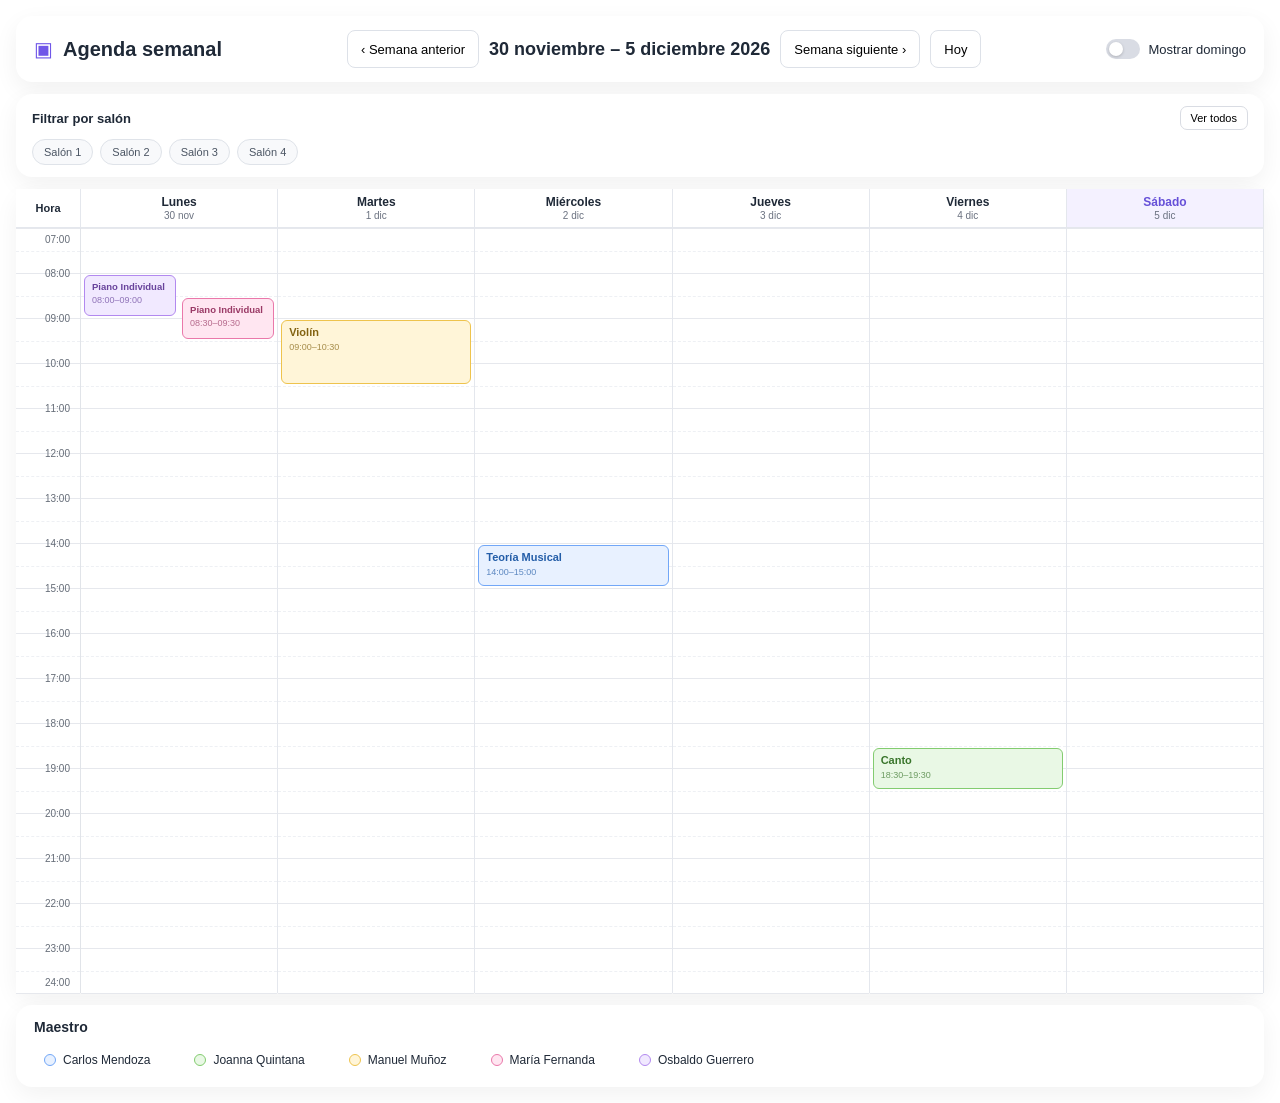
<file: index.html>
<!DOCTYPE html>
<html lang="es">
<head>
    <meta charset="UTF-8">

    <meta
        name="viewport"
        content="width=device-width, initial-scale=1.0"
    >

    <title>Agenda semanal</title>

    <link rel="stylesheet" href="style.css?v=20261026">
</head>

<body>

<div class="app">

    <!-- =========================
         CABECERA
    ========================== -->

    <header class="calendar-header">

        <div class="title-area">
            <div class="calendar-icon">▣</div>
            <h1>Agenda semanal</h1>
        </div>

        <div class="navigation">

            <button id="prevWeek" class="nav-button">
                ‹
                <span>Semana anterior</span>
            </button>

            <div id="weekTitle" class="week-title">
                Semana
            </div>

            <button id="nextWeek" class="nav-button">
                <span>Semana siguiente</span>
                ›
            </button>

            <button id="todayButton" class="today-button">
                Hoy
            </button>

        </div>

        <label class="sunday-toggle">

            <input
                type="checkbox"
                id="showSunday"
            >

            <span class="toggle-switch"></span>

            <span>
                Mostrar domingo
            </span>

        </label>

    </header>

    <!-- =========================
     FILTRO DE SALONES
========================== -->

<div class="room-filter-container">

    <div class="room-filter-header">

        <div class="room-filter-title">
            Filtrar por salón
        </div>

        <button
            id="showAllRooms"
            class="room-all-button"
        >
            Ver todos
        </button>

    </div>

    <div
        id="roomFilters"
        class="room-filters"
    >
    </div>

</div>

    <!-- =========================
         CALENDARIO
    ========================== -->

    <div class="calendar-wrapper">

        <div id="calendar" class="calendar">

            <!-- JS genera todo aquí -->

        </div>

    </div>


    <!-- =========================
         LEYENDA
    ========================== -->

    <div class="legend-container">

        <div class="legend-title">
            Maestro
        </div>

        <div id="teacherLegend" class="teacher-legend">
        </div>

    </div>

</div>


<!-- =========================
     MODAL / POPUP
========================== -->

<div
    id="modalOverlay"
    class="modal-overlay"
>

    <div class="event-modal">

        <button
            id="closeModal"
            class="close-modal"
        >
            ×
        </button>

        <div class="modal-title-row">

            <div
                id="modalColor"
                class="modal-color"
            ></div>

            <h2 id="modalTag">
                Clase
            </h2>

        </div>

        <div class="modal-divider"></div>

        <div class="modal-content">

            <div class="modal-row">
                <span class="modal-label">
                    Maestro
                </span>

                <span id="modalTeacher"></span>
            </div>


            <div class="modal-row">
                <span class="modal-label">
                    Salón
                </span>

                <span id="modalRoom"></span>
            </div>


            <div class="modal-row">
                <span class="modal-label">
                    Día
                </span>

                <span id="modalDay"></span>
            </div>


            <div class="modal-row">
                <span class="modal-label">
                    Fecha
                </span>

                <span id="modalDate"></span>
            </div>


            <div class="modal-row">
                <span class="modal-label">
                    Inicio
                </span>

                <span id="modalStart"></span>
            </div>


            <div class="modal-row">
                <span class="modal-label">
                    Fin
                </span>

                <span id="modalEnd"></span>
            </div>


            <div class="modal-row">
                <span class="modal-label">
                    Tipo
                </span>

                <span id="modalType"></span>
            </div>


            <div class="modal-row">
                <span class="modal-label">
                    Tag
                </span>

                <span id="modalTagDetail"></span>
            </div>

        </div>


        <button
            id="modalCloseButton"
            class="modal-close-button"
        >
            Cerrar
        </button>

    </div>

</div>


<script src="app.js?v=20261026"></script>

</body>
</html>
</file>
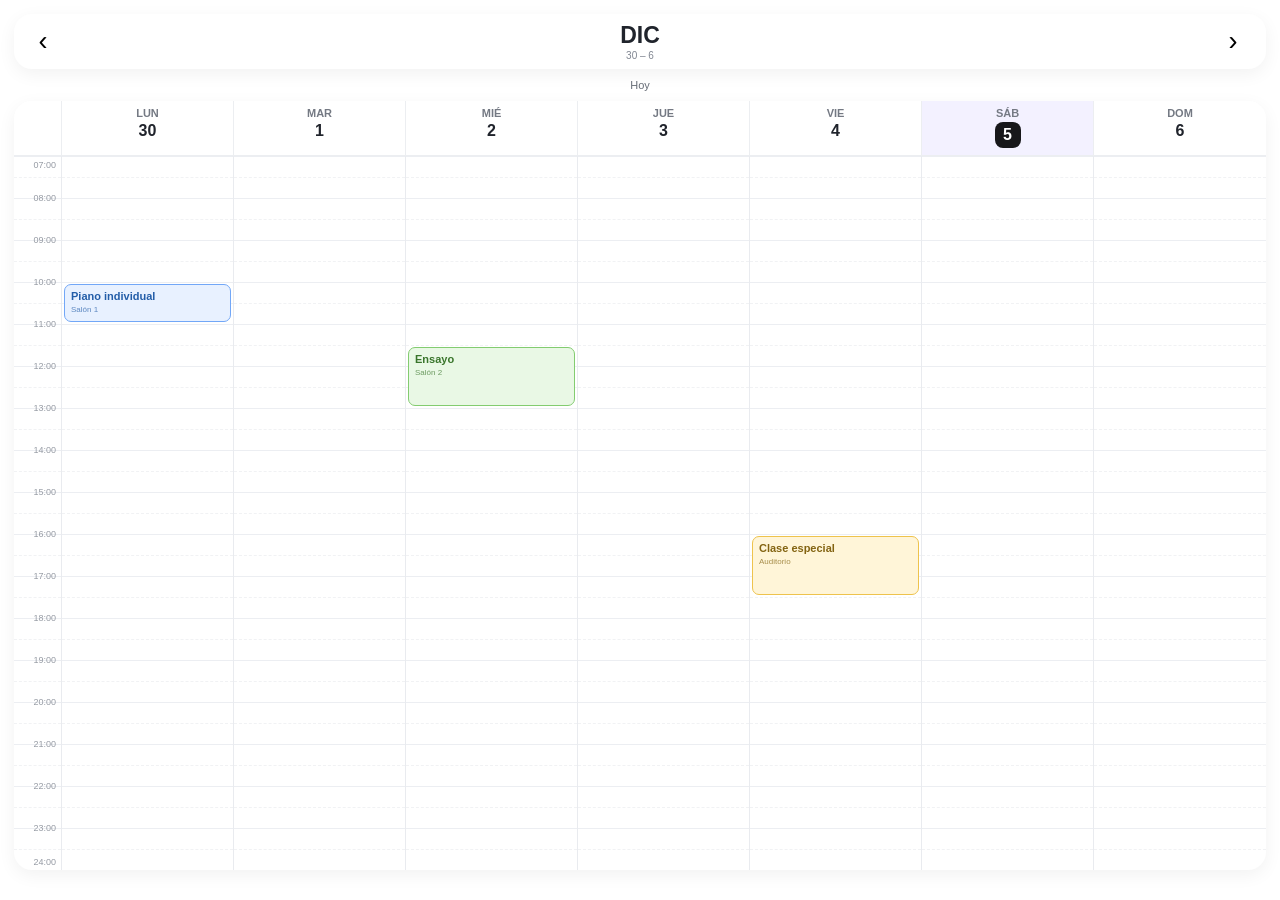
<file: mobile/index.html>
<!DOCTYPE html>

<html lang="es">

<head>

    <meta charset="UTF-8">

    <meta
        name="viewport"
        content="width=device-width, initial-scale=1.0, maximum-scale=1.0"
    >

    <title>Mi agenda</title>

    <link
        rel="stylesheet"
        href="style.css"
    >

</head>

<body>


<div class="app">


    <!-- =========================
         CABECERA
    ========================== -->

    <header class="top-header">

        <button
            id="prevWeek"
            class="week-button"
            aria-label="Semana anterior"
        >
            ‹
        </button>


        <div class="week-info">

            <div
                id="monthTitle"
                class="month-title"
            >
                Agosto
            </div>

            <div
                id="weekSubtitle"
                class="week-subtitle"
            >
                Semana
            </div>

        </div>


        <button
            id="nextWeek"
            class="week-button"
            aria-label="Semana siguiente"
        >
            ›
        </button>

    </header>



    <!-- =========================
         BOTÓN HOY
    ========================== -->

    <div class="today-row">

        <button
            id="todayButton"
            class="today-button"
        >
            Hoy
        </button>

    </div>



    <!-- =========================
         CALENDARIO
    ========================== -->

    <div class="calendar-card">

        <div
            id="calendar"
            class="calendar"
        >
        </div>

    </div>


</div>



<!-- =========================
     POPUP
========================== -->

<div
    id="eventOverlay"
    class="event-overlay"
>

    <div class="event-popup">

        <button
            id="closePopup"
            class="close-popup"
        >
            ×
        </button>


        <div
            id="popupTag"
            class="popup-tag"
        >
            Evento
        </div>


        <div class="popup-divider"></div>


        <div class="popup-row">

            <span>
                Salón
            </span>

            <strong id="popupRoom">
            </strong>

        </div>


        <div class="popup-row">

            <span>
                Día
            </span>

            <strong id="popupDate">
            </strong>

        </div>


        <div class="popup-row">

            <span>
                Horario
            </span>

            <strong id="popupTime">
            </strong>

        </div>


    </div>

</div>



<script src="app.js"></script>


</body>

</html>
</file>
<file: style.css>
/* =========================
   CONFIGURACIÓN GENERAL
========================= */

* {
    box-sizing: border-box;
}

html,
body {
    margin: 0;
    padding: 0;
}

body {
    background: transparent;

    font-family:
        Inter,
        -apple-system,
        BlinkMacSystemFont,
        "Segoe UI",
        Roboto,
        Arial,
        sans-serif;

    color: #1f2937;
}

html {
    background: transparent;
}

/* =========================
   APP
========================= */

.app {
    width: 100%;
    min-height: 100vh;
    padding: 16px;
    background: transparent;
}


/* =========================
   CABECERA
========================= */

.calendar-header {

    display: flex;
    align-items: center;
    justify-content: space-between;

    gap: 18px;

    background: white;

    padding: 14px 18px;

    border-radius: 16px;

    border: none;

box-shadow:
    0 8px 24px rgba(0,0,0,.06);
}


.title-area {

    display: flex;
    align-items: center;
    gap: 10px;

    white-space: nowrap;
}


.title-area h1 {

    margin: 0;

    font-size: 20px;
    font-weight: 700;
}


.calendar-icon {

    font-size: 20px;

    color: #7057e8;
}


/* =========================
   NAVEGACIÓN
========================= */

.navigation {

    display: flex;
    align-items: center;

    gap: 10px;
}


.nav-button,
.today-button {

    height: 38px;

    border-radius: 8px;

    border: 1px solid #dde1e8;

    background: white;

    padding: 0 13px;

    font-size: 13px;

    cursor: pointer;

    transition:
        background .15s ease,
        transform .1s ease;
}


.nav-button:hover,
.today-button:hover {

    background: #f5f6f8;
}


.nav-button:active,
.today-button:active {

    transform: scale(.97);
}


.week-title {

    min-width: 180px;

    text-align: center;

    font-size: 18px;
    font-weight: 700;
}


/* =========================
   SWITCH DOMINGO
========================= */

.sunday-toggle {

    display: flex;
    align-items: center;

    gap: 8px;

    font-size: 13px;

    cursor: pointer;

    white-space: nowrap;
}


.sunday-toggle input {

    display: none;
}


.toggle-switch {

    width: 34px;
    height: 20px;

    border-radius: 20px;

    background: #d9dce4;

    position: relative;

    transition: .2s;
}


.toggle-switch::after {

    content: "";

    width: 14px;
    height: 14px;

    position: absolute;

    top: 3px;
    left: 3px;

    background: white;

    border-radius: 50%;

    transition: .2s;

    box-shadow:
        0 1px 3px rgba(0,0,0,.2);
}


.sunday-toggle input:checked + .toggle-switch {

    background: #7057e8;
}


.sunday-toggle input:checked + .toggle-switch::after {

    transform: translateX(14px);
}


/* =========================
   WRAPPER
========================= */

.calendar-wrapper {
    width: 100%;

    overflow: visible;

    background: white;

    margin-top: 12px;

    border-radius: 16px;

    box-shadow:
        0 8px 24px rgba(0,0,0,.055);
}

.calendar {
    position: relative;
    overflow: visible;

    min-width: 900px;

    border-left: none;
    border-right: none;
}


/* =========================
   FILA DE DÍAS
========================= */

.day-header-row {

    display: grid;

    position: sticky;

    top: 0;

    z-index: 20;

    background: white;

    border-bottom: 1px solid #e4e7ed;
}


.time-header {

    display: flex;
    align-items: center;
    justify-content: center;

    font-size: 11px;
    font-weight: 600;

    border-right: 1px solid #e4e7ed;
}


.day-header {
    text-align: center;

    padding: 6px 4px;

    border-right: 1px solid #e4e7ed;
}


.day-name {

    font-size: 12px;
    font-weight: 650;
}


.day-date {

    margin-top: 1px;

    font-size: 10px;

    color: #6b7280;
}


.day-header.today {

    background: #f4f1ff;
}


.day-header.today .day-name {

    color: #6650d8;
}


/* =========================
   CUERPO DEL CALENDARIO
========================= */

.calendar-body {

    display: grid;

    position: relative;
}


.time-column {

    position: relative;

    border-right: 1px solid #e1e4e9;

    background: white;
}


.day-column {

    position: relative;

    border-right: 1px solid #e4e7ed;

    background: white;
}


/* =========================
   LINEAS HORARIAS
========================= */

.hour-line {

    position: absolute;

    left: 0;
    right: 0;

    border-top: 1px solid #e6e8ed;

    pointer-events: none;
}


.half-hour-line {

    position: absolute;

    left: 0;
    right: 0;

    border-top: 1px dashed #eef0f4;

    pointer-events: none;
}


.hour-label {

    position: absolute;

    right: 10px;

    transform: translateY(-50%);

    font-size: 10px;

    color: #666d78;

    white-space: nowrap;
}


/* Primera hora: evita que 07:00 se corte arriba */

.hour-label.first-hour {

    transform: translateY(0);

    top: 6px !important;
}


/* Última hora: evita que 24:00 se corte abajo */

.hour-label.last-hour {

    transform: translateY(-100%);

    margin-top: -5px;
}

/* =========================
   EVENTOS
========================= */

.event {

    position: absolute;

    padding: 5px 7px;

    border-radius: 6px;

    border: 1px solid transparent;

    overflow: hidden;

    cursor: pointer;

    font-size: 11px;

    line-height: 1.2;

    transition:
        transform .12s ease,
        box-shadow .12s ease;

    z-index: 5;
}
/* =========================
   FILTRO POR SALÓN
========================= */

.room-filter-container {
    background: white;

    margin-top: 12px;

    border-radius: 16px;

    border: none;

    padding: 12px 16px;

    box-shadow:
        0 8px 24px rgba(0,0,0,.055);
}


.room-filter-header {

    display: flex;

    align-items: center;

    justify-content: space-between;

    gap: 12px;

    margin-bottom: 9px;
}


.room-filter-title {

    font-size: 13px;

    font-weight: 700;
}


.room-filters {

    display: flex;

    flex-wrap: wrap;

    gap: 7px;
}


.room-filter-button {

    border: 1px solid #dfe3e9;

    background: #f8f9fb;

    color: #4b5563;

    padding: 6px 11px;

    border-radius: 999px;

    font-size: 11px;

    cursor: pointer;

    transition:
        background .15s ease,
        border-color .15s ease,
        transform .1s ease;
}


.room-filter-button:hover {

    background: #f0f1f4;
}


.room-filter-button.active {

    background: #eeeaff;

    border-color: #8d78e8;

    color: #5740be;

    font-weight: 650;
}


.room-all-button {

    border: 1px solid #d9dce3;

    background: white;

    padding: 5px 10px;

    border-radius: 7px;

    font-size: 11px;

    cursor: pointer;
}


.room-all-button:hover {

    background: #f5f6f8;
}
/* =========================
   FILTRO POR MAESTRO
========================= */


/*
Clases que NO pertenecen
al maestro seleccionado
*/

.event.teacher-dimmed {

    background: #f1f2f4 !important;

    border-color: #d9dde3 !important;

    color: #a0a5ad !important;

    opacity: .72;

    filter: grayscale(1);

    box-shadow: none;
}


/*
Clase perteneciente al maestro seleccionado
*/

.event.teacher-highlighted {

    opacity: 1;

    filter: none;

    transform: scale(1.025);

    box-shadow:
        0 4px 14px rgba(0,0,0,.15);

    z-index: 15;
}


/*
Elementos de la leyenda clicables
*/

.teacher-legend-item {

    cursor: pointer;

    padding: 6px 10px;

    border-radius: 8px;

    transition:
        background .15s ease,
        transform .15s ease,
        opacity .15s ease;
}


.teacher-legend-item:hover {

    background: #f5f6f8;
}


.teacher-legend-item.active {

    background: #f1efff;

    box-shadow:
        inset 0 0 0 1px #d7d0fa;

    font-weight: 650;

    transform: scale(1.03);
}


.teacher-legend-item.inactive {

    opacity: .55;
}

.event:hover {

    transform: translateY(-1px);

    box-shadow:
        0 4px 10px rgba(0,0,0,.10);

    z-index: 10;
}


.event-tag {

    font-weight: 600;

    white-space: nowrap;

    overflow: hidden;

    width: 100%;

    font-size: 11px;

    line-height: 1.2;
}

.event-tag.tag-small {

    font-size: 9.5px;
}

.event-tag.tag-initial {

    text-align: center;

    font-size: 13px;

    font-weight: 700;
}

.event-tag.initial-only {

    text-align: center;

    font-size: 13px;

    font-weight: 700;
}

.event.compact-event .event-time {

    display: none;
}

.event-time {

    margin-top: 3px;

    font-size: 9px;

    opacity: .70;
}


/* =========================
   LEYENDA
========================= */

.legend-container {
    background: white;

    margin-top: 12px;

    border-radius: 16px;

    border: none;

    padding: 14px 18px;

    box-shadow:
        0 8px 24px rgba(0,0,0,.055);
}


.legend-title {

    font-size: 14px;

    font-weight: 700;

    margin-bottom: 12px;
}


.teacher-legend {

    display: flex;

    flex-wrap: wrap;

    gap: 12px 24px;
}


.teacher-legend-item {

    display: flex;

    align-items: center;

    gap: 7px;

    font-size: 12px;
}


.legend-dot {

    width: 12px;
    height: 12px;

    border-radius: 50%;

    flex-shrink: 0;
}


/* =========================
   MODAL
========================= */

.modal-overlay {

    position: fixed;

    inset: 0;

    background: rgba(20, 25, 35, .25);

    display: none;

    align-items: center;
    justify-content: center;

    padding: 20px;

    z-index: 1000;

    backdrop-filter: blur(2px);
}


.modal-overlay.visible {

    display: flex;
}


.event-modal {

    position: relative;

    width: 100%;
    max-width: 380px;

    background: white;

    border-radius: 15px;

    padding: 22px;

    box-shadow:
        0 20px 55px rgba(0,0,0,.18);
}


.close-modal {

    position: absolute;

    top: 12px;
    right: 13px;

    width: 30px;
    height: 30px;

    border: none;

    background: transparent;

    font-size: 24px;

    color: #777;

    cursor: pointer;
}


.modal-title-row {

    display: flex;

    align-items: center;

    gap: 10px;

    padding-right: 30px;
}


.modal-title-row h2 {

    margin: 0;

    font-size: 19px;
}


.modal-color {

    width: 14px;
    height: 14px;

    border-radius: 50%;

    flex-shrink: 0;
}


.modal-divider {

    height: 1px;

    background: #eceef2;

    margin: 17px 0;
}


.modal-content {

    display: flex;

    flex-direction: column;

    gap: 12px;
}


.modal-row {

    display: grid;

    grid-template-columns: 90px 1fr;

    gap: 12px;

    font-size: 13px;
}


.modal-label {

    color: #777d87;

    font-weight: 500;
}


.modal-close-button {

    width: 100%;

    height: 39px;

    margin-top: 20px;

    border-radius: 8px;

    border: 1px solid #d8cffb;

    background: #f6f3ff;

    color: #664fd0;

    cursor: pointer;

    font-weight: 600;
}


/* =========================
   RESPONSIVE
========================= */

@media (max-width: 900px) {

    .calendar-header {

        flex-wrap: wrap;
    }


    .title-area {

        width: 100%;
    }


    .navigation {

        flex: 1;

        justify-content: center;
    }


    .week-title {

        min-width: 130px;

        font-size: 15px;
    }


    .nav-button span {

        display: none;
    }

}


@media (max-width: 600px) {

    .app {

        padding: 4px;
    }


    .calendar-header {

        border-radius: 10px 10px 0 0;

        padding: 10px;
    }


    .title-area h1 {

        font-size: 16px;
    }


    .week-title {

        font-size: 14px;
    }


    .calendar {

        min-width: 760px;
    }

}

/* Unassigned room: subtle distinction without changing existing visual style. */
.room-filter-button.room-unassigned {
    border-style: dashed;
}
.room-filter-button.room-unassigned.active {
    border-style: solid;
}
</file>
<file: mobile/style.css>
/* =========================================
   GENERAL
========================================= */

* {
    box-sizing: border-box;
}


html,
body {

    margin: 0;
    padding: 0;

    background: transparent;

    font-family:
        Inter,
        -apple-system,
        BlinkMacSystemFont,
        "Segoe UI",
        Roboto,
        Arial,
        sans-serif;

    color: #20242c;
}


body {

    width: 100%;
}


.app {

    width: 100%;

    padding: 8px;

    background: transparent;
}



/* =========================================
   CABECERA
========================================= */

.top-header {

    display: grid;

    grid-template-columns:
        42px
        1fr
        42px;

    align-items: center;

    background: white;

    border-radius: 18px;

    padding: 8px 10px;

    box-shadow:
        0 5px 18px rgba(0,0,0,.055);
}


.week-info {

    text-align: center;
}


.month-title {

    font-size: 20px;

    font-weight: 750;

    text-transform: uppercase;
}


.week-subtitle {

    margin-top: 1px;

    font-size: 10px;

    color: #818792;
}


.week-button {

    width: 38px;
    height: 38px;

    border: none;

    background: transparent;

    border-radius: 50%;

    font-size: 27px;

    cursor: pointer;
}


.week-button:active {

    background: #f1f2f4;
}



/* =========================================
   HOY
========================================= */

.today-row {

    display: flex;

    justify-content: center;

    margin: 6px 0;
}


.today-button {

    border: none;

    background: transparent;

    color: #656b75;

    padding: 4px 12px;

    border-radius: 15px;

    font-size: 11px;

    cursor: pointer;
}


.today-button:active {

    background: #f1f2f4;
}



/* =========================================
   CALENDARIO
========================================= */

.calendar-card {

    width: 100%;

    background: white;

    border-radius: 18px;

    overflow: hidden;

    box-shadow:
        0 5px 18px rgba(0,0,0,.055);
}


.calendar {

    width: 100%;

    position: relative;
}



/* =========================================
   CABECERA DÍAS
========================================= */

.day-header-row {

    display: grid;

    grid-template-columns:
        38px
        repeat(7, 1fr);

    background: white;

    border-bottom:
        1px solid #eceef1;
}


.time-corner {

    border-right:
        1px solid #eceef1;
}


.day-header {

    padding: 6px 1px 7px;

    text-align: center;

    border-right:
        1px solid #eceef1;
}


.day-header:last-child {

    border-right: none;
}


.day-name {

    font-size: 9px;

    font-weight: 650;

    color: #747983;

    text-transform: uppercase;
}


.day-number {

    margin-top: 3px;

    font-size: 14px;

    font-weight: 650;
}


.day-header.today {

    background: #f3f1ff;
}


.day-header.today .day-number {

    display: inline-flex;

    align-items: center;

    justify-content: center;

    min-width: 26px;

    height: 26px;

    padding: 0 5px;

    background: #17171a;

    color: white;

    border-radius: 8px;
}



/* =========================================
   CUERPO
========================================= */

.calendar-body {

    display: grid;

    grid-template-columns:
        38px
        repeat(7, 1fr);

    position: relative;
}


.time-column {

    position: relative;

    border-right:
        1px solid #e9ebef;
}


.day-column {

    position: relative;

    border-right:
        1px solid #e9ebef;
}


.day-column:last-child {

    border-right: none;
}



/* =========================================
   HORAS
========================================= */

.hour-line {

    position: absolute;

    left: 0;
    right: 0;

    border-top:
        1px solid #eceef2;

    pointer-events: none;
}


.half-hour-line {

    position: absolute;

    left: 0;
    right: 0;

    border-top:
        1px dashed #f1f2f4;

    pointer-events: none;
}


.hour-label {

    position: absolute;

    right: 5px;

    transform:
        translateY(-50%);

    font-size: 8px;

    color: #969ba4;

    white-space: nowrap;
}


.hour-label.first-hour {

    top: 4px !important;

    transform: none;
}


.hour-label.last-hour {

    transform:
        translateY(-100%);

    margin-top: -3px;
}



/* =========================================
   EVENTOS
========================================= */

.event {

    position: absolute;

    overflow: hidden;

    padding: 5px;

    border-radius: 6px;

    border: 1px solid rgba(0,0,0,.10);

    cursor: pointer;

    z-index: 5;

    display: flex;

    flex-direction: column;
}

.event:active {

    transform:
        scale(.97);
}


.event-tag {

    font-size: 9px;

    font-weight: 650;

    line-height: 1.15;

    overflow: hidden;

    display: -webkit-box;

    -webkit-box-orient: vertical;

    white-space: normal;

    overflow-wrap: break-word;

    word-break: normal;

    flex-shrink: 1;
}


.event-room {

    margin-top: 3px;

    font-size: 7px;

    line-height: 1.1;

    opacity: .70;

    white-space: nowrap;

    overflow: hidden;

    text-overflow: ellipsis;

    flex-shrink: 0;
}



/* =========================================
   HOY / LÍNEA DE HORA ACTUAL
========================================= */

.current-time-line {

    position: absolute;

    left: 0;
    right: 0;

    height: 1px;

    background: #e45151;

    z-index: 15;

    pointer-events: none;
}


.current-time-dot {

    position: absolute;

    left: -3px;

    top: -3px;

    width: 7px;

    height: 7px;

    border-radius: 50%;

    background: #e45151;
}



/* =========================================
   POPUP
========================================= */

.event-overlay {

    position: fixed;

    inset: 0;

    display: none;

    align-items: flex-start;

    justify-content: center;

    background: rgba(0,0,0,.20);

    padding:
        max(18px, env(safe-area-inset-top))
        12px
        12px;

    z-index: 1000;
}

.event-overlay.visible {

    display: flex;
}


.event-popup {

    position: relative;

    width: 100%;

    max-width: 430px;

    background: white;

    border-radius: 18px;

    padding: 20px;

    margin-top: 12px;

    box-shadow:
        0 18px 50px rgba(0,0,0,.16);
}


.close-popup {

    position: absolute;

    top: 10px;
    right: 12px;

    border: none;

    background: transparent;

    font-size: 25px;

    cursor: pointer;
}


.popup-tag {

    padding-right: 30px;

    font-size: 18px;

    font-weight: 700;
}


.popup-divider {

    height: 1px;

    background: #eceef1;

    margin: 16px 0;
}


.popup-row {

    display: grid;

    grid-template-columns:
        75px
        1fr;

    gap: 10px;

    margin: 10px 0;

    font-size: 13px;
}


.popup-row span {

    color: #848994;
}



/* =========================================
   TABLET
========================================= */

@media (min-width: 700px) {

    .app {

        padding: 14px;
    }


    .month-title {

        font-size: 23px;
    }


    .day-header-row,
    .calendar-body {

        grid-template-columns:
            48px
            repeat(7, 1fr);
    }


    .day-name {

        font-size: 11px;
    }


    .day-number {

        font-size: 16px;
    }


    .hour-label {

        font-size: 9px;
    }


    .event {

        padding: 5px 6px;

        border-radius: 7px;
    }


    .event-tag {

        font-size: 11px;
    }


    .event-room {

        font-size: 8px;
    }

}
</file>
